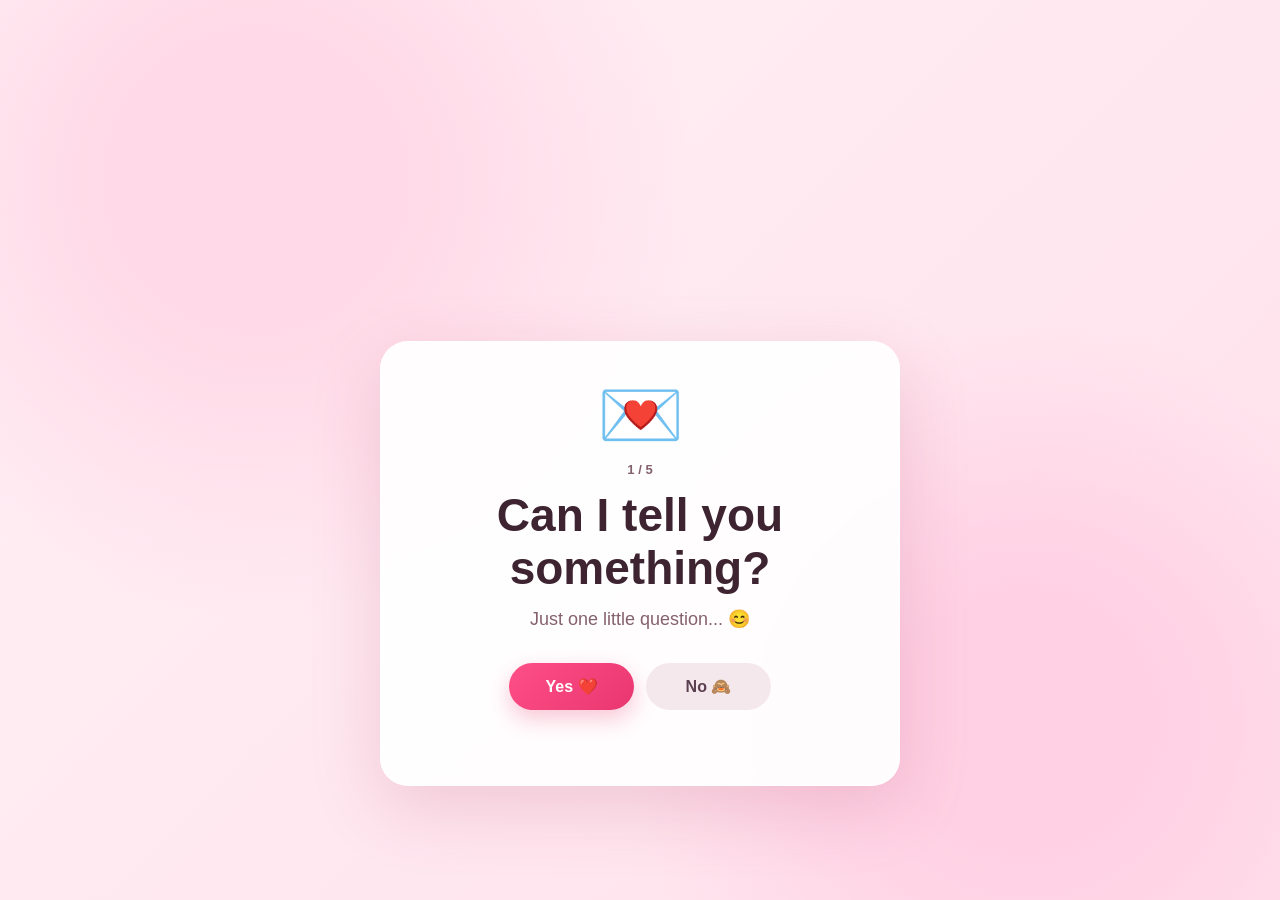
<file: index.html>
<!DOCTYPE html>
<html lang="en">
<head>
  <meta charset="UTF-8">
  <meta name="viewport" content="width=device-width, initial-scale=1.0">
  <title>A Little Question ❤️</title>
  <link rel="stylesheet" href="style.css">
</head>
<body>
  <div class="hearts" aria-hidden="true"></div>

  <main class="app">
    <section class="card">
      <div class="emoji" id="emoji">💌</div>
      <p class="page-count" id="pageCount">1 / 5</p>
      <h1 id="question">Can I tell you something?</h1>
      <p class="subtext" id="subtext">Just one little question... 😊</p>

      <div class="buttons" id="buttons">
        <button class="yes" id="yesBtn">Yes ❤️</button>
        <button class="no" id="noBtn">No 🙈</button>
      </div>

      <p class="message" id="message"></p>
    </section>
  </main>

  <script src="script.js"></script>
</body>
</html>
</file>
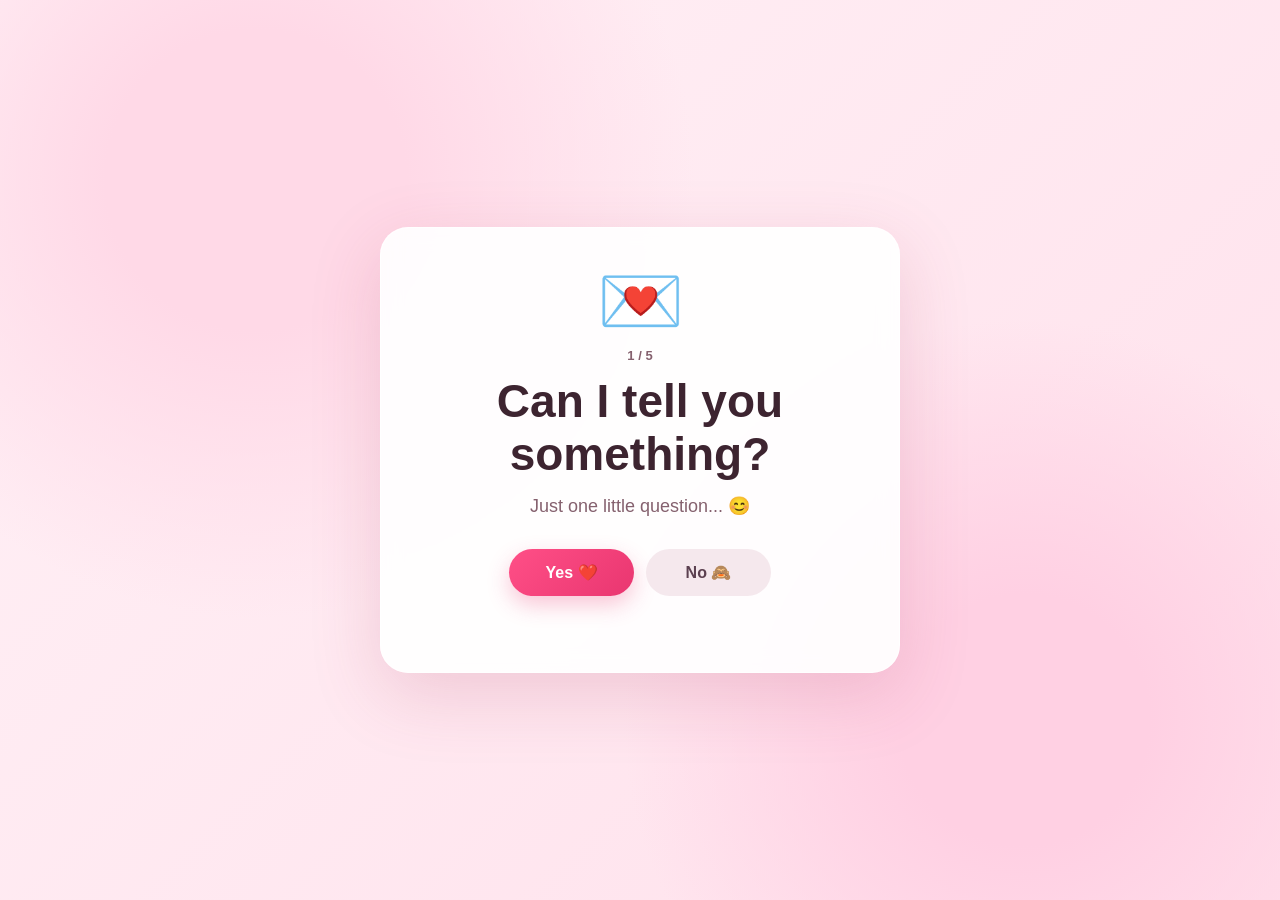
<file: gemini-code-1790054638754.html>
<!DOCTYPE html>
<html lang="bn">
<head>
  <meta charset="UTF-8">
  <meta name="viewport" content="width=device-width, initial-scale=1.0">
  <title>Proposal Website ❤️</title>
  <link rel="stylesheet" href="style.css">
</head>
<body>
  <div class="app">
    <div class="card">
      <div class="emoji" id="emoji">💌</div>
      <div class="page-count" id="pageCount">1 / 5</div>
      <h1 id="question">Can I tell you something?</h1>
      <p class="subtext" id="subtext">Just one little question... 😊</p>

      <div class="buttons" id="buttons">
        <button class="yes" id="yesBtn">Yes ❤️</button>
        <button class="no" id="noBtn">No 🙈</button>
      </div>

      <p class="message" id="message"></p>
    </div>
  </div>

  <script src="script.js"></script>
</body>
</html>
</file>
<file: style.css>
* {
  box-sizing: border-box;
}

:root {
  --pink: #ff4f87;
  --dark-pink: #e93670;
  --text: #3d2430;
  --muted: #85616e;
  --card: rgba(255, 255, 255, 0.92);
}

html, body {
  margin: 0;
  min-height: 100%;
}

body {
  min-height: 100vh;
  display: grid;
  place-items: center;
  overflow: hidden;
  font-family: Arial, Helvetica, sans-serif;
  color: var(--text);
  background:
    radial-gradient(circle at 20% 20%, #ffd9e7 0 12%, transparent 35%),
    radial-gradient(circle at 80% 80%, #ffd0e3 0 10%, transparent 32%),
    linear-gradient(135deg, #fff1f6, #ffe0eb);
}

.app {
  width: min(92vw, 520px);
  position: relative;
  z-index: 2;
}

.card {
  padding: 38px 25px 32px;
  text-align: center;
  border: 1px solid rgba(255,255,255,.8);
  border-radius: 28px;
  background: var(--card);
  box-shadow: 0 22px 70px rgba(170, 55, 95, .18);
  backdrop-filter: blur(10px);
  animation: cardIn .55s ease both;
}

.emoji {
  font-size: 56px;
  line-height: 1;
  margin-bottom: 12px;
  animation: float 2.5s ease-in-out infinite;
}

.page-count {
  margin: 0 0 12px;
  color: var(--muted);
  font-size: 13px;
  font-weight: 700;
}

h1 {
  margin: 0 auto 12px;
  max-width: 430px;
  font-size: clamp(28px, 7vw, 42px);
  line-height: 1.15;
}

.subtext {
  margin: 0 auto 27px;
  color: var(--muted);
  font-size: 16px;
  line-height: 1.5;
}

.buttons {
  min-height: 52px;
  display: flex;
  justify-content: center;
  align-items: center;
  gap: 12px;
}

button {
  border: 0;
  border-radius: 999px;
  padding: 14px 25px;
  min-width: 125px;
  font-size: 16px;
  font-weight: 800;
  cursor: pointer;
  transition: transform .18s ease, box-shadow .18s ease, opacity .18s ease;
  -webkit-tap-highlight-color: transparent;
}

button:hover {
  transform: translateY(-2px) scale(1.02);
}

button:active {
  transform: scale(.97);
}

.yes {
  color: white;
  background: linear-gradient(135deg, var(--pink), var(--dark-pink));
  box-shadow: 0 9px 22px rgba(233, 54, 112, .28);
}

.no {
  color: #5c4050;
  background: #f5e8ed;
}

.message {
  min-height: 24px;
  margin: 17px 0 0;
  color: var(--dark-pink);
  font-weight: 700;
}

.final .emoji {
  font-size: 70px;
}

.final h1 {
  font-size: clamp(30px, 8vw, 46px);
}

.final .subtext {
  font-size: 18px;
}

.hidden {
  display: none !important;
}

.heart {
  position: fixed;
  bottom: -30px;
  font-size: 18px;
  pointer-events: none;
  opacity: .65;
  animation: rise linear forwards;
  z-index: 1;
}

@keyframes rise {
  to {
    transform: translateY(-115vh) rotate(25deg);
    opacity: 0;
  }
}

@keyframes cardIn {
  from {
    opacity: 0;
    transform: translateY(18px) scale(.97);
  }
  to {
    opacity: 1;
    transform: translateY(0) scale(1);
  }
}

@keyframes float {
  0%, 100% { transform: translateY(0); }
  50% { transform: translateY(-7px); }
}

@media (max-width: 420px) {
  .card {
    padding: 32px 18px 27px;
  }

  .buttons {
    flex-wrap: wrap;
  }

  button {
    min-width: 115px;
  }
}
</file>
